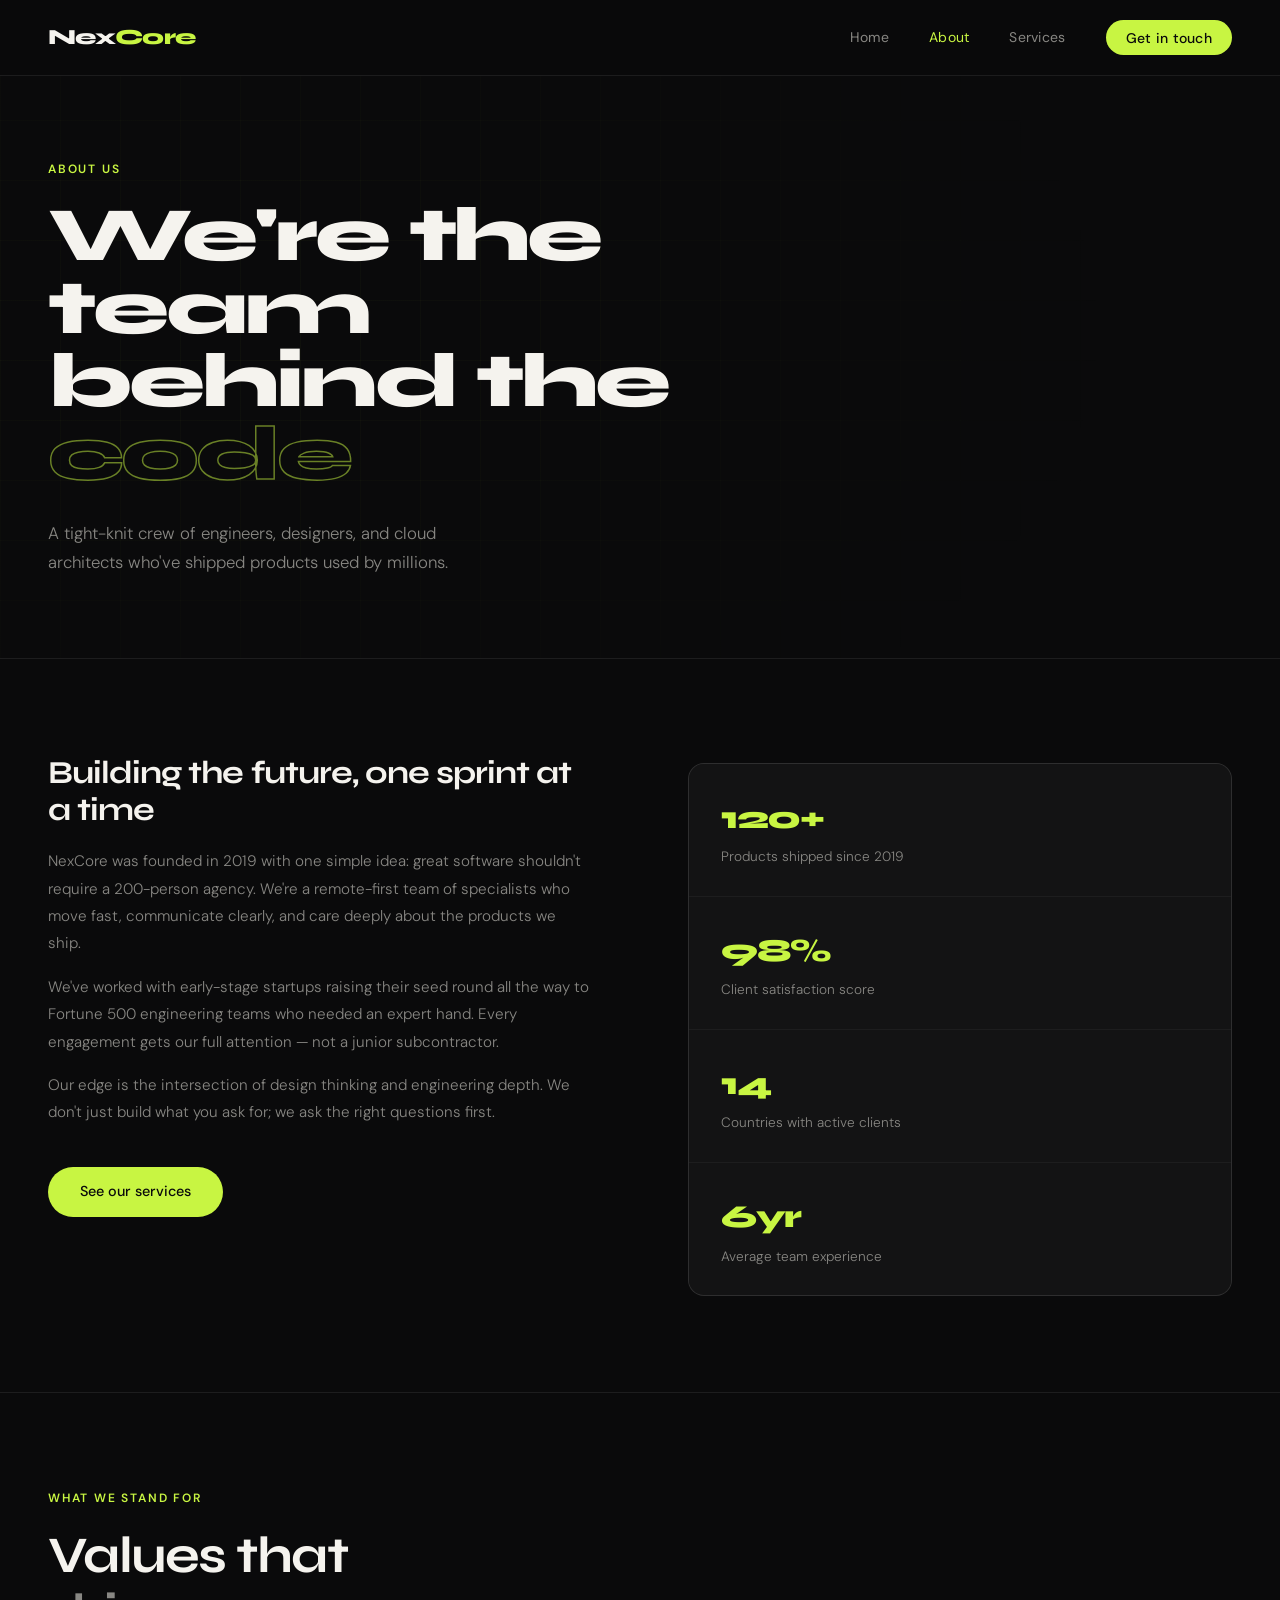
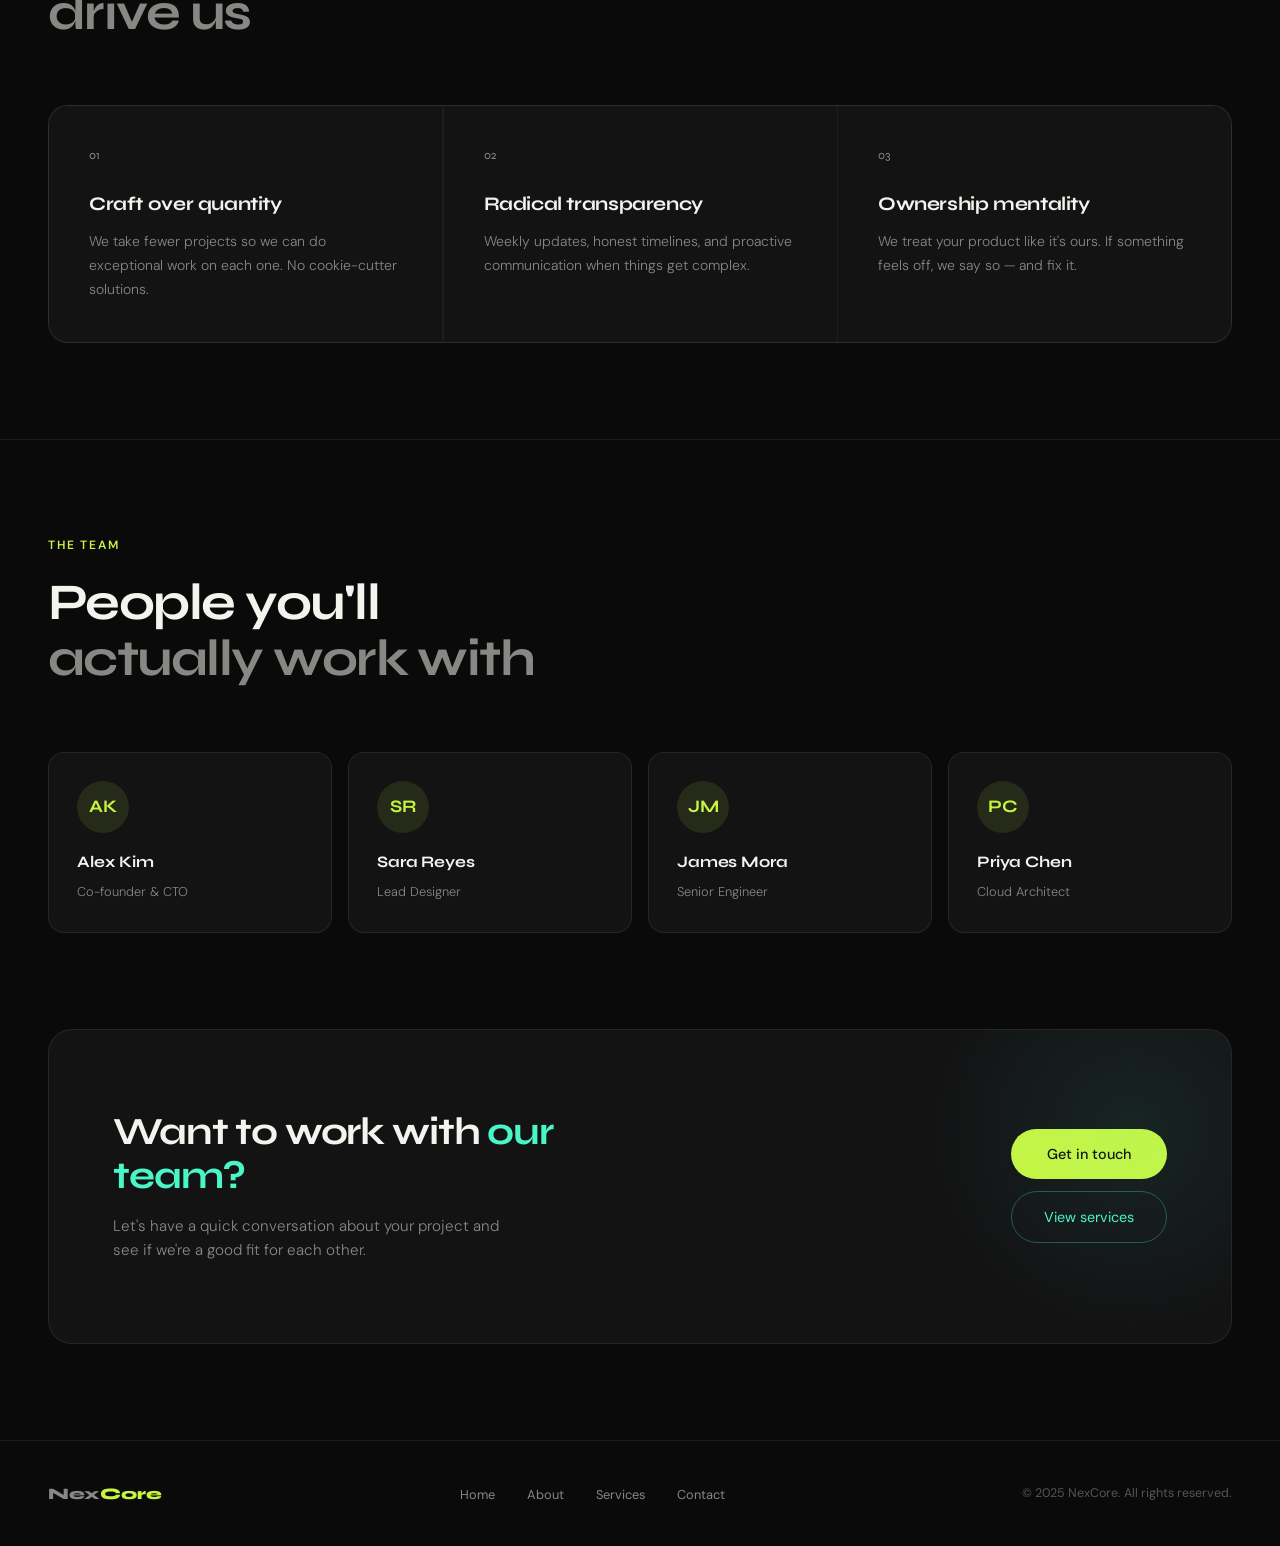
<file: frontend/about.html>
<!DOCTYPE html>
<html lang="en">
<head>
<meta charset="UTF-8">
<meta name="viewport" content="width=device-width, initial-scale=1.0">
<title>About — NexCore</title>
<link rel="stylesheet" href="style.css">
<style>
  .page-hero { padding: 10rem 3rem 5rem; position: relative; overflow: hidden; border-bottom: 1px solid var(--border); }
  .page-hero-grid { position: absolute; inset: 0; background-image: linear-gradient(rgba(200,245,66,0.03) 1px, transparent 1px), linear-gradient(90deg, rgba(200,245,66,0.03) 1px, transparent 1px); background-size: 60px 60px; mask-image: radial-gradient(ellipse 70% 80% at 20% 50%, black, transparent); pointer-events: none; }
  .page-hero h1 { font-family: var(--font-display); font-size: clamp(3rem, 6vw, 5.5rem); font-weight: 800; letter-spacing: -0.04em; line-height: 0.95; max-width: 700px; animation: fadeUp 0.7s ease both; }
  .page-hero h1 em { font-style: normal; color: transparent; -webkit-text-stroke: 1.5px rgba(200,245,66,0.5); }
  .page-hero p { margin-top: 1.75rem; font-size: 1.05rem; color: var(--muted); max-width: 460px; font-weight: 300; line-height: 1.75; animation: fadeUp 0.7s 0.1s ease both; }

  .about-content { padding: 6rem 3rem; display: grid; grid-template-columns: 1fr 1fr; gap: 6rem; align-items: start; }
  .about-left h2 { font-family: var(--font-display); font-size: 2rem; font-weight: 700; letter-spacing: -0.03em; line-height: 1.15; margin-bottom: 1.25rem; }
  .about-left p { font-size: 0.95rem; color: var(--muted); font-weight: 300; line-height: 1.8; margin-bottom: 1rem; }
  .about-right { display: flex; flex-direction: column; gap: 1px; background: var(--border); border: 1px solid var(--border); border-radius: 16px; overflow: hidden; margin-top: 0.5rem; }
  .about-stat { background: var(--card-bg); padding: 1.75rem 2rem; }
  .about-stat-num { font-family: var(--font-display); font-size: 2rem; font-weight: 800; letter-spacing: -0.04em; color: var(--accent); }
  .about-stat-label { font-size: 0.85rem; color: var(--muted); font-weight: 300; margin-top: 0.2rem; }

  .values { padding: 6rem 3rem; border-top: 1px solid var(--border); }
  .values-grid { margin-top: 3rem; display: grid; grid-template-columns: repeat(3, 1fr); gap: 1.5px; background: var(--border); border: 1px solid var(--border); border-radius: 20px; overflow: hidden; }
  .value-card { background: var(--card-bg); padding: 2.5rem; transition: background 0.3s; }
  .value-card:hover { background: #161617; }
  .value-num { font-family: var(--font-display); font-size: 0.75rem; color: var(--muted); margin-bottom: 1.5rem; }
  .value-card h3 { font-family: var(--font-display); font-size: 1.2rem; font-weight: 700; letter-spacing: -0.02em; margin-bottom: 0.65rem; }
  .value-card p { font-size: 0.875rem; color: var(--muted); font-weight: 300; line-height: 1.7; }

  .team { padding: 6rem 3rem; border-top: 1px solid var(--border); }
  .team-grid { margin-top: 3rem; display: grid; grid-template-columns: repeat(4, 1fr); gap: 1rem; }
  .team-card { background: var(--card-bg); border: 1px solid var(--border); border-radius: 16px; padding: 1.75rem; transition: border-color 0.3s; }
  .team-card:hover { border-color: rgba(200,245,66,0.2); }
  .team-avatar { width: 52px; height: 52px; border-radius: 50%; background: rgba(200,245,66,0.1); display: flex; align-items: center; justify-content: center; font-family: var(--font-display); font-weight: 700; font-size: 1.1rem; color: var(--accent); margin-bottom: 1rem; }
  .team-card h4 { font-family: var(--font-display); font-size: 1rem; font-weight: 700; letter-spacing: -0.01em; margin-bottom: 0.25rem; }
  .team-card span { font-size: 0.8rem; color: var(--muted); font-weight: 300; }

  .cta-section { margin: 0 3rem 6rem; background: var(--card-bg); border: 1px solid var(--border); border-radius: 24px; padding: 5rem 4rem; display: flex; align-items: center; justify-content: space-between; gap: 3rem; position: relative; overflow: hidden; }
  .cta-orb { position: absolute; width: 400px; height: 400px; border-radius: 50%; background: radial-gradient(circle, rgba(74,245,200,0.08), transparent 70%); right: -100px; top: -100px; pointer-events: none; }
  .cta-left h2 { font-family: var(--font-display); font-size: clamp(1.75rem, 3vw, 2.5rem); font-weight: 700; letter-spacing: -0.03em; line-height: 1.15; max-width: 480px; }
  .cta-left h2 span { color: var(--accent2); }
  .cta-left p { margin-top: 1rem; font-size: 0.95rem; color: var(--muted); font-weight: 300; max-width: 400px; }
  .cta-right { display: flex; flex-direction: column; gap: 0.75rem; flex-shrink: 0; }
  .btn-secondary { background: transparent; color: var(--accent2); border: 1px solid rgba(74,245,200,0.3); padding: 0.85rem 2rem; border-radius: 100px; font-family: var(--font-body); font-size: 0.9rem; cursor: pointer; transition: background 0.2s; text-align: center; text-decoration: none; display: inline-block; }
  .btn-secondary:hover { background: rgba(74,245,200,0.06); }
</style>
</head>
<body>

<nav>
  <a href="index.html" class="nav-logo">Nex<span>Core</span></a>
  <ul class="nav-links">
    <li><a href="index.html">Home</a></li>
    <li><a href="about.html" class="active">About</a></li>
    <li><a href="services.html">Services</a></li>
    <li><a href="contact.html" class="nav-cta">Get in touch</a></li>
  </ul>
</nav>

<div class="page-hero">
  <div class="page-hero-grid"></div>
  <div class="section-label">About us</div>
  <h1>We're the team<br>behind the <em>code</em></h1>
  <p>A tight-knit crew of engineers, designers, and cloud architects who've shipped products used by millions.</p>
</div>

<section class="about-content">
  <div class="about-left">
    <h2>Building the future, one sprint at a time</h2>
    <p>NexCore was founded in 2019 with one simple idea: great software shouldn't require a 200-person agency. We're a remote-first team of specialists who move fast, communicate clearly, and care deeply about the products we ship.</p>
    <p>We've worked with early-stage startups raising their seed round all the way to Fortune 500 engineering teams who needed an expert hand. Every engagement gets our full attention — not a junior subcontractor.</p>
    <p>Our edge is the intersection of design thinking and engineering depth. We don't just build what you ask for; we ask the right questions first.</p>
    <a href="services.html" class="btn-primary" style="margin-top:1.5rem;">See our services</a>
  </div>
  <div class="about-right">
    <div class="about-stat"><div class="about-stat-num">120+</div><div class="about-stat-label">Products shipped since 2019</div></div>
    <div class="about-stat"><div class="about-stat-num">98%</div><div class="about-stat-label">Client satisfaction score</div></div>
    <div class="about-stat"><div class="about-stat-num">14</div><div class="about-stat-label">Countries with active clients</div></div>
    <div class="about-stat"><div class="about-stat-num">6yr</div><div class="about-stat-label">Average team experience</div></div>
  </div>
</section>

<section class="values">
  <div class="section-label">What we stand for</div>
  <div class="section-title">Values that<br><em>drive us</em></div>
  <div class="values-grid">
    <div class="value-card"><div class="value-num">01</div><h3>Craft over quantity</h3><p>We take fewer projects so we can do exceptional work on each one. No cookie-cutter solutions.</p></div>
    <div class="value-card"><div class="value-num">02</div><h3>Radical transparency</h3><p>Weekly updates, honest timelines, and proactive communication when things get complex.</p></div>
    <div class="value-card"><div class="value-num">03</div><h3>Ownership mentality</h3><p>We treat your product like it's ours. If something feels off, we say so — and fix it.</p></div>
  </div>
</section>

<section class="team">
  <div class="section-label">The team</div>
  <div class="section-title">People you'll<br><em>actually work with</em></div>
  <div class="team-grid">
    <div class="team-card"><div class="team-avatar">AK</div><h4>Alex Kim</h4><span>Co-founder &amp; CTO</span></div>
    <div class="team-card"><div class="team-avatar">SR</div><h4>Sara Reyes</h4><span>Lead Designer</span></div>
    <div class="team-card"><div class="team-avatar">JM</div><h4>James Mora</h4><span>Senior Engineer</span></div>
    <div class="team-card"><div class="team-avatar">PC</div><h4>Priya Chen</h4><span>Cloud Architect</span></div>
  </div>
</section>

<div class="cta-section">
  <div class="cta-orb"></div>
  <div class="cta-left">
    <h2>Want to work with <span>our team?</span></h2>
    <p>Let's have a quick conversation about your project and see if we're a good fit for each other.</p>
  </div>
  <div class="cta-right">
    <a href="contact.html" class="btn-primary" style="text-align:center;">Get in touch</a>
    <a href="services.html" class="btn-secondary">View services</a>
  </div>
</div>

<footer>
  <div class="footer-logo">Nex<span>Core</span></div>
  <ul class="footer-links">
    <li><a href="index.html">Home</a></li>
    <li><a href="about.html">About</a></li>
    <li><a href="services.html">Services</a></li>
    <li><a href="contact.html">Contact</a></li>
  </ul>
  <div class="footer-copy">© 2025 NexCore. All rights reserved.</div>
</footer>

</body>
</html>
</file>
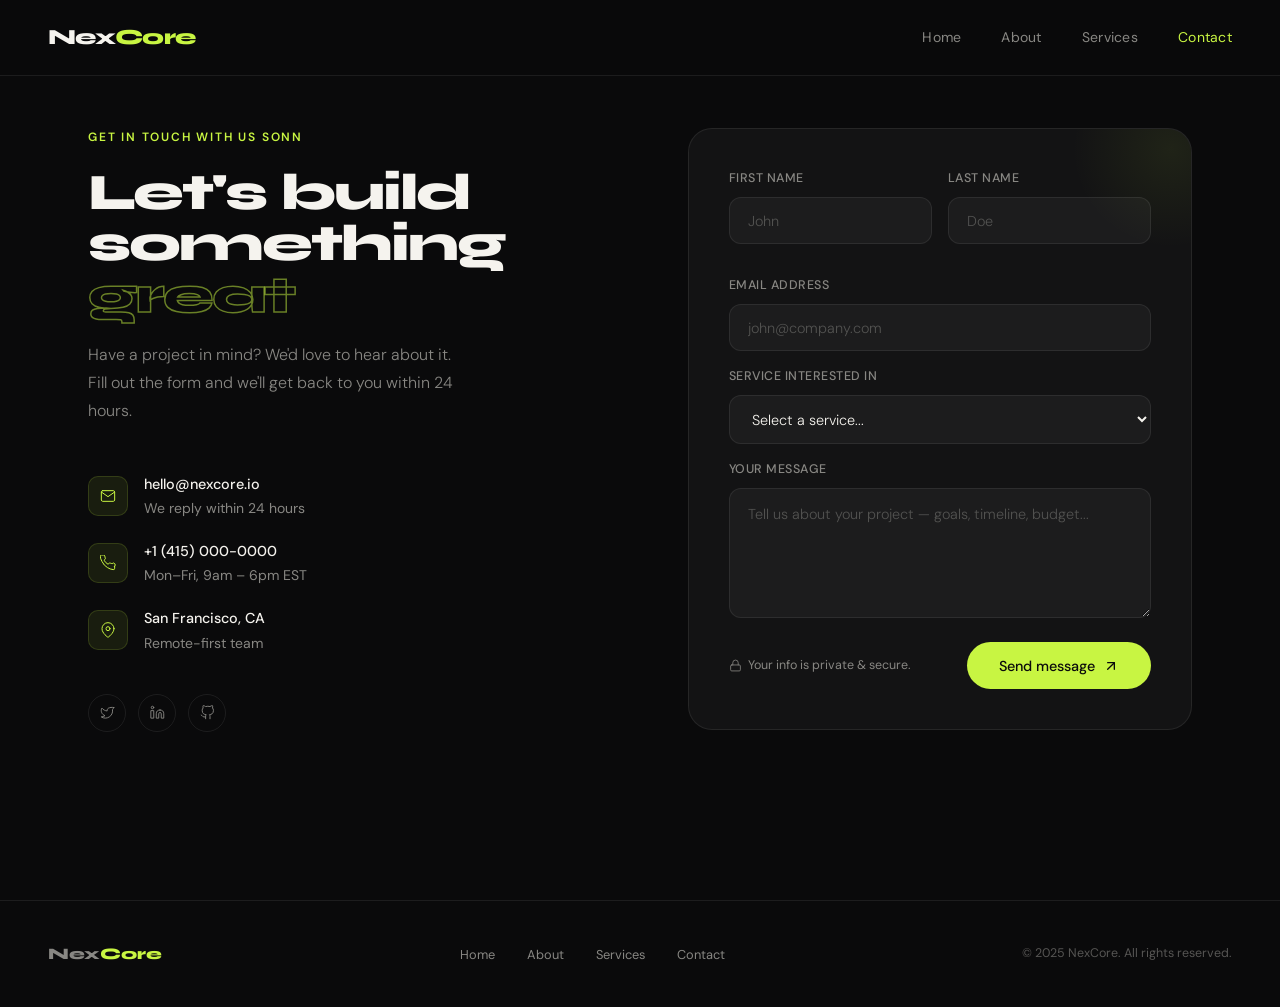
<file: frontend/contact.html>
<!DOCTYPE html>
<html lang="en">
<head>
<meta charset="UTF-8">
<meta name="viewport" content="width=device-width, initial-scale=1.0">
<title>Contact — NexCore</title>
<link rel="stylesheet" href="style.css">
<style>
  .contact-page { min-height: 100vh; padding: 8rem 3rem 6rem; display: grid; grid-template-columns: 1fr 1fr; gap: 6rem; align-items: start; max-width: 1200px; margin: 0 auto; }

  .contact-left { position: sticky; top: 8rem; animation: fadeUp 0.6s ease both; }
  .contact-left h1 { font-family: var(--font-display); font-size: clamp(2.5rem, 4vw, 3.75rem); font-weight: 800; letter-spacing: -0.04em; line-height: 1.0; margin-bottom: 1.25rem; }
  .contact-left h1 em { font-style: normal; color: transparent; -webkit-text-stroke: 1.5px rgba(200,245,66,0.5); }
  .contact-left p { font-size: 1rem; color: var(--muted); font-weight: 300; max-width: 380px; line-height: 1.75; }

  .contact-info { margin-top: 3rem; display: flex; flex-direction: column; gap: 1.25rem; }
  .info-item { display: flex; align-items: center; gap: 1rem; }
  .info-icon { width: 40px; height: 40px; border-radius: 10px; background: rgba(200,245,66,0.08); border: 1px solid rgba(200,245,66,0.15); display: flex; align-items: center; justify-content: center; flex-shrink: 0; }
  .info-icon svg { width: 16px; height: 16px; }
  .info-text { font-size: 0.875rem; color: var(--muted); }
  .info-text strong { display: block; color: var(--white); font-weight: 500; font-size: 0.9rem; margin-bottom: 0.1rem; }

  .social-links { margin-top: 2.5rem; display: flex; gap: 0.75rem; }
  .social-btn { width: 38px; height: 38px; border-radius: 50%; border: 1px solid var(--border); display: flex; align-items: center; justify-content: center; transition: border-color 0.2s, background 0.2s; cursor: pointer; text-decoration: none; }
  .social-btn:hover { border-color: rgba(200,245,66,0.4); background: rgba(200,245,66,0.06); }
  .social-btn svg { width: 15px; height: 15px; }

  .contact-right { animation: fadeUp 0.6s 0.1s ease both; }
  .form-card { background: var(--card-bg); border: 1px solid var(--border); border-radius: 24px; padding: 2.5rem; position: relative; overflow: hidden; }
  .form-card::before { content: ''; position: absolute; top: -80px; right: -80px; width: 200px; height: 200px; border-radius: 50%; background: radial-gradient(circle, rgba(200,245,66,0.07), transparent 70%); pointer-events: none; }

  .form-row { display: grid; grid-template-columns: 1fr 1fr; gap: 1rem; margin-bottom: 1rem; }
  .form-group { display: flex; flex-direction: column; gap: 0.5rem; margin-bottom: 1rem; }
  .form-group label { font-size: 0.78rem; font-weight: 500; color: var(--muted); letter-spacing: 0.04em; text-transform: uppercase; }
  .form-group input, .form-group select, .form-group textarea { background: rgba(255,255,255,0.04); border: 1px solid var(--border); border-radius: 12px; padding: 0.85rem 1.1rem; color: var(--white); font-family: var(--font-body); font-size: 0.9rem; font-weight: 300; outline: none; transition: border-color 0.2s, background 0.2s; width: 100%; }
  .form-group select option { background: #1a1a1b; color: var(--white); }
  .form-group input::placeholder, .form-group textarea::placeholder { color: rgba(136,135,131,0.5); }
  .form-group input:focus, .form-group select:focus, .form-group textarea:focus { border-color: rgba(200,245,66,0.4); background: rgba(200,245,66,0.03); }
  .form-group input.error, .form-group textarea.error { border-color: rgba(255,80,80,0.5); }
  .form-group textarea { resize: vertical; min-height: 130px; line-height: 1.6; }
  .error-msg { font-size: 0.75rem; color: #ff6b6b; margin-top: 0.25rem; display: none; }
  .error-msg.show { display: block; }

  .form-footer { display: flex; align-items: center; justify-content: space-between; margin-top: 1.5rem; gap: 1rem; }
  .form-note { font-size: 0.78rem; color: var(--muted); display: flex; align-items: center; gap: 0.4rem; }
  .form-note svg { width: 13px; height: 13px; flex-shrink: 0; }

  .btn-submit { background: var(--accent); color: var(--black); border: none; padding: 0.9rem 2rem; border-radius: 100px; font-family: var(--font-body); font-size: 0.9rem; font-weight: 500; cursor: pointer; transition: transform 0.2s, opacity 0.2s; display: flex; align-items: center; gap: 0.5rem; flex-shrink: 0; }
  .btn-submit:hover { transform: translateY(-2px); opacity: 0.9; }
  .btn-submit:active { transform: scale(0.98); }
  .btn-submit svg { width: 16px; height: 16px; transition: transform 0.2s; }
  .btn-submit:hover svg { transform: translate(2px, -2px); }

  .success-state { display: none; flex-direction: column; align-items: center; text-align: center; padding: 3rem 1rem; }
  .success-state.show { display: flex; }
  .success-icon { width: 64px; height: 64px; border-radius: 50%; background: rgba(200,245,66,0.1); border: 1px solid rgba(200,245,66,0.3); display: flex; align-items: center; justify-content: center; margin-bottom: 1.5rem; }
  .success-icon svg { width: 28px; height: 28px; }
  .success-state h3 { font-family: var(--font-display); font-size: 1.5rem; font-weight: 700; letter-spacing: -0.02em; margin-bottom: 0.5rem; }
  .success-state p { font-size: 0.9rem; color: var(--muted); font-weight: 300; max-width: 300px; }
  .btn-reset { margin-top: 1.5rem; background: transparent; border: 1px solid var(--border); color: var(--muted); padding: 0.65rem 1.5rem; border-radius: 100px; font-family: var(--font-body); font-size: 0.85rem; cursor: pointer; transition: border-color 0.2s, color 0.2s; }
  .btn-reset:hover { border-color: rgba(255,255,255,0.2); color: var(--white); }
</style>
</head>
<body>

<nav>
  <a href="index.html" class="nav-logo">Nex<span>Core</span></a>
  <ul class="nav-links">
    <li><a href="index.html">Home</a></li>
    <li><a href="about.html">About</a></li>
    <li><a href="services.html">Services</a></li>
    <li><a href="contact.html" class="active">Contact</a></li>
  </ul>
</nav>

<div class="contact-page">

  <div class="contact-left">
    <div class="section-label">Get in touch with us sonn</div>
    <h1>Let's build<br>something <em>great</em></h1>
    <p>Have a project in mind? We'd love to hear about it. Fill out the form and we'll get back to you within 24 hours.</p>
    <div class="contact-info">
      <div class="info-item">
        <div class="info-icon"><svg viewBox="0 0 24 24" fill="none" stroke="#c8f542" stroke-width="1.5" stroke-linecap="round" stroke-linejoin="round"><path d="M4 4h16c1.1 0 2 .9 2 2v12c0 1.1-.9 2-2 2H4c-1.1 0-2-.9-2-2V6c0-1.1.9-2 2-2z"/><polyline points="22,6 12,13 2,6"/></svg></div>
        <div class="info-text"><strong>hello@nexcore.io</strong>We reply within 24 hours</div>
      </div>
      <div class="info-item">
        <div class="info-icon"><svg viewBox="0 0 24 24" fill="none" stroke="#c8f542" stroke-width="1.5" stroke-linecap="round" stroke-linejoin="round"><path d="M22 16.92v3a2 2 0 01-2.18 2 19.79 19.79 0 01-8.63-3.07A19.5 19.5 0 013.07 9.81 19.79 19.79 0 01.18 1.2 2 2 0 012.18.01H5.22a2 2 0 012 1.72 12.84 12.84 0 00.7 2.81 2 2 0 01-.45 2.11L6.09 7.91a16 16 0 006 6l1.27-1.27a2 2 0 012.11-.45 12.84 12.84 0 002.81.7A2 2 0 0122 16.92z"/></svg></div>
        <div class="info-text"><strong>+1 (415) 000-0000</strong>Mon–Fri, 9am – 6pm EST</div>
      </div>
      <div class="info-item">
        <div class="info-icon"><svg viewBox="0 0 24 24" fill="none" stroke="#c8f542" stroke-width="1.5" stroke-linecap="round" stroke-linejoin="round"><path d="M21 10c0 7-9 13-9 13s-9-6-9-13a9 9 0 0118 0z"/><circle cx="12" cy="10" r="3"/></svg></div>
        <div class="info-text"><strong>San Francisco, CA</strong>Remote-first team</div>
      </div>
    </div>
    <div class="social-links">
      <a href="#" class="social-btn" title="Twitter/X"><svg viewBox="0 0 24 24" fill="none" stroke="#888783" stroke-width="1.5" stroke-linecap="round" stroke-linejoin="round"><path d="M22 4s-.7 2.1-2 3.4c1.6 10-9.4 17.3-18 11.6 2.2.1 4.4-.6 6-2C3 15.5.5 9.6 3 5c2.2 2.7 5.3 4.3 8.5 4.5-.3-1.6.4-3.3 1.7-4.3C16 3.8 19 3.5 22 4z"/></svg></a>
      <a href="#" class="social-btn" title="LinkedIn"><svg viewBox="0 0 24 24" fill="none" stroke="#888783" stroke-width="1.5" stroke-linecap="round" stroke-linejoin="round"><path d="M16 8a6 6 0 016 6v7h-4v-7a2 2 0 00-2-2 2 2 0 00-2 2v7h-4v-7a6 6 0 016-6z"/><rect x="2" y="9" width="4" height="12"/><circle cx="4" cy="4" r="2"/></svg></a>
      <a href="#" class="social-btn" title="GitHub"><svg viewBox="0 0 24 24" fill="none" stroke="#888783" stroke-width="1.5" stroke-linecap="round" stroke-linejoin="round"><path d="M9 19c-5 1.5-5-2.5-7-3m14 6v-3.87a3.37 3.37 0 00-.94-2.61c3.14-.35 6.44-1.54 6.44-7A5.44 5.44 0 0020 4.77 5.07 5.07 0 0019.91 1S18.73.65 16 2.48a13.38 13.38 0 00-7 0C6.27.65 5.09 1 5.09 1A5.07 5.07 0 005 4.77a5.44 5.44 0 00-1.5 3.78c0 5.42 3.3 6.61 6.44 7A3.37 3.37 0 009 18.13V22"/></svg></a>
    </div>
  </div>

  <div class="contact-right">
    <div class="form-card">
      <form id="contactForm" onsubmit="sendData(event)" novalidate>
        <div class="form-row">
          <div class="form-group">
            <label for="firstName">First name</label>
            <input type="text" id="firstName" placeholder="John">
            <span class="error-msg" id="err-firstName">Please enter your first name.</span>
          </div>
          <div class="form-group">
            <label for="lastName">Last name</label>
            <input type="text" id="lastName" placeholder="Doe">
            <span class="error-msg" id="err-lastName">Please enter your last name.</span>
          </div>
        </div>
        <div class="form-group">
          <label for="email">Email address</label>
          <input type="email" id="email" placeholder="john@company.com">
          <span class="error-msg" id="err-email">Please enter a valid email address.</span>
        </div>
        <div class="form-group">
          <label for="service">Service interested in</label>
          <select id="service">
            <option value="" disabled selected>Select a service...</option>
            <option value="web">Web Development</option>
            <option value="cloud">Cloud Deployment</option>
            <option value="mobile">Mobile App Development</option>
            <option value="other">Other / Not sure yet</option>
          </select>
        </div>
        <div class="form-group">
          <label for="message">Your message</label>
          <textarea id="message" placeholder="Tell us about your project — goals, timeline, budget..."></textarea>
          <span class="error-msg" id="err-message">Please write a short message.</span>
        </div>
        <div class="form-footer">
          <div class="form-note">
            <svg viewBox="0 0 24 24" fill="none" stroke="#888783" stroke-width="1.5" stroke-linecap="round" stroke-linejoin="round"><rect x="3" y="11" width="18" height="11" rx="2" ry="2"/><path d="M7 11V7a5 5 0 0110 0v4"/></svg>
            Your info is private &amp; secure.
          </div>
          <button type="submit" class="btn-submit" id="submitBtn">
            Send message
            <svg viewBox="0 0 24 24" fill="none" stroke="currentColor" stroke-width="2" stroke-linecap="round" stroke-linejoin="round"><line x1="7" y1="17" x2="17" y2="7"/><polyline points="7 7 17 7 17 17"/></svg>
          </button>
        </div>
      </form>
      <div class="success-state" id="successState">
        <div class="success-icon"><svg viewBox="0 0 24 24" fill="none" stroke="#c8f542" stroke-width="1.5" stroke-linecap="round" stroke-linejoin="round"><polyline points="20 6 9 17 4 12"/></svg></div>
        <h3>Message sent!</h3>
        <p>Thanks for reaching out. We'll be in touch within 24 hours.</p>
        <button class="btn-reset" onclick="resetForm()">Send another message</button>
      </div>
    </div>
  </div>

</div>

<footer>
  <div class="footer-logo">Nex<span>Core</span></div>
  <ul class="footer-links">
    <li><a href="index.html">Home</a></li>
    <li><a href="about.html">About</a></li>
    <li><a href="services.html">Services</a></li>
    <li><a href="contact.html">Contact</a></li>
  </ul>
  <div class="footer-copy">© 2025 NexCore. All rights reserved.</div>
</footer>

<script src="script.js"></script>
</body>
</html>
</file>
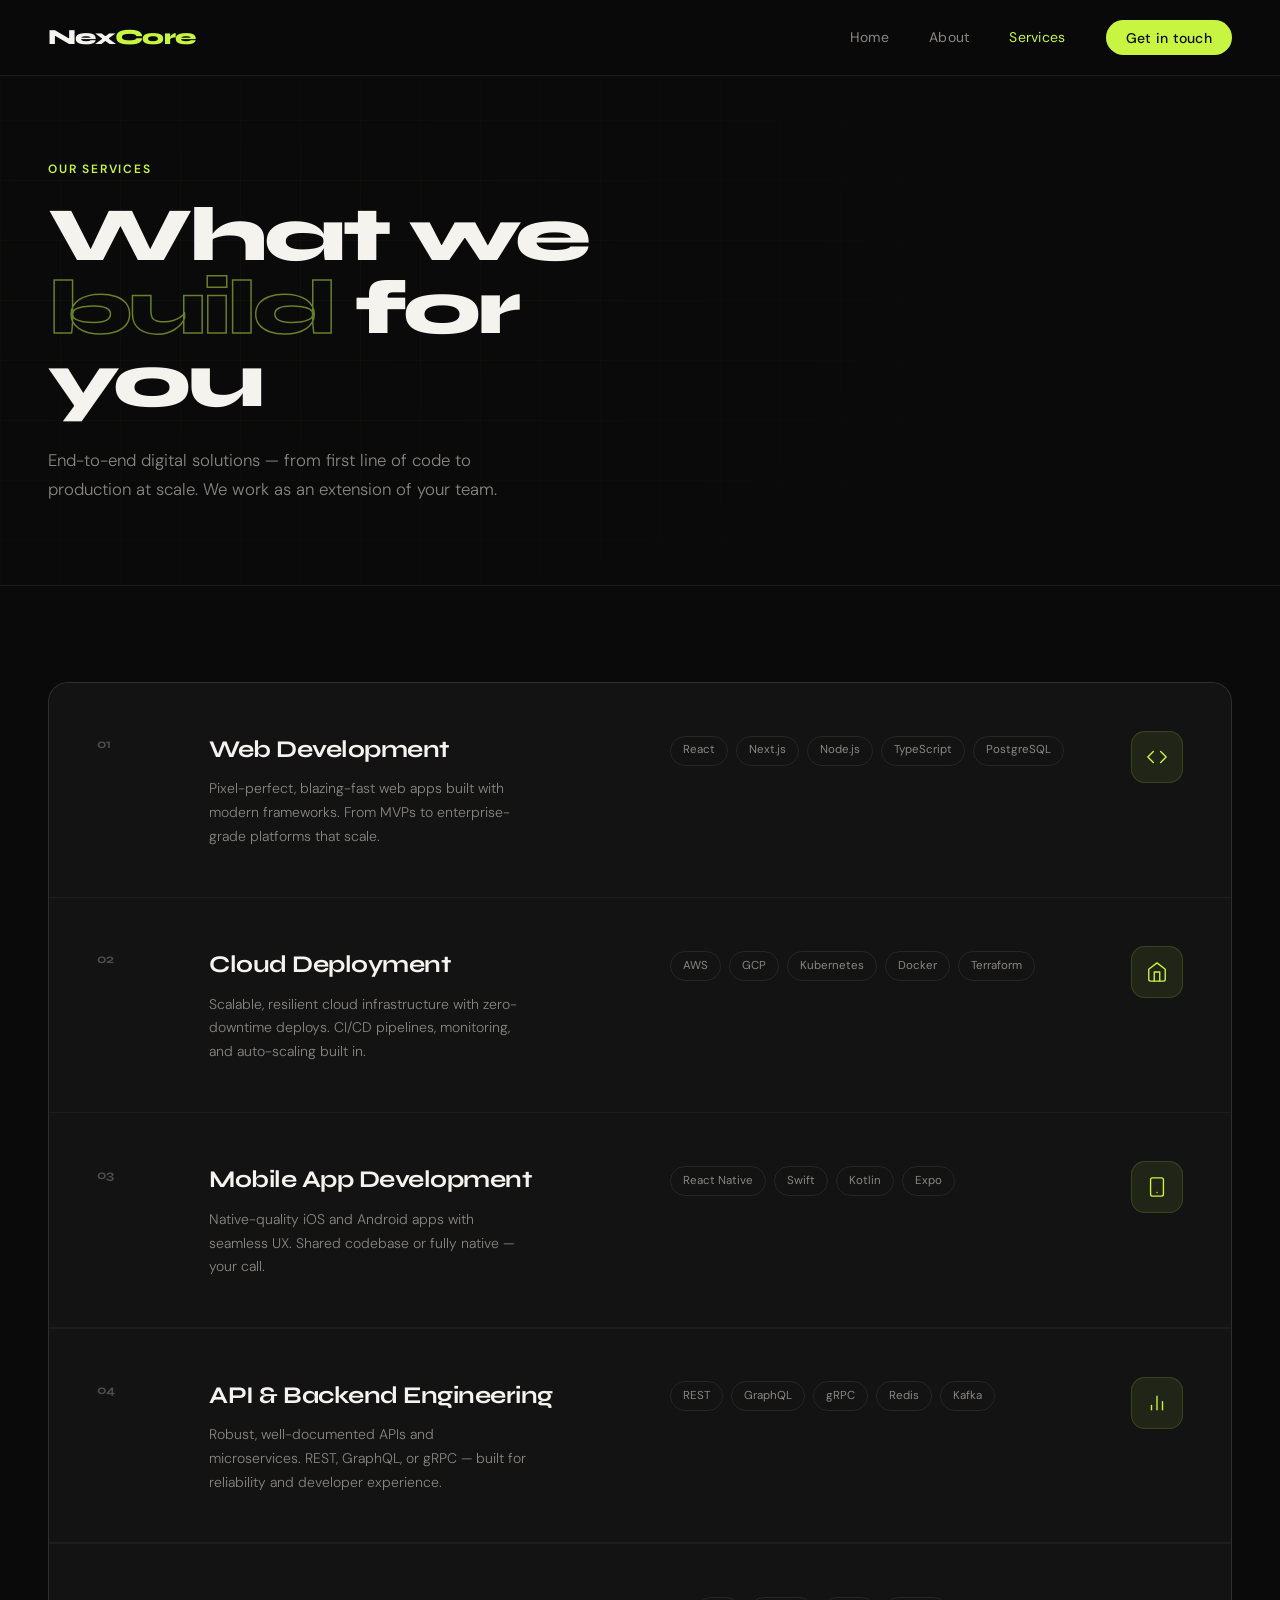
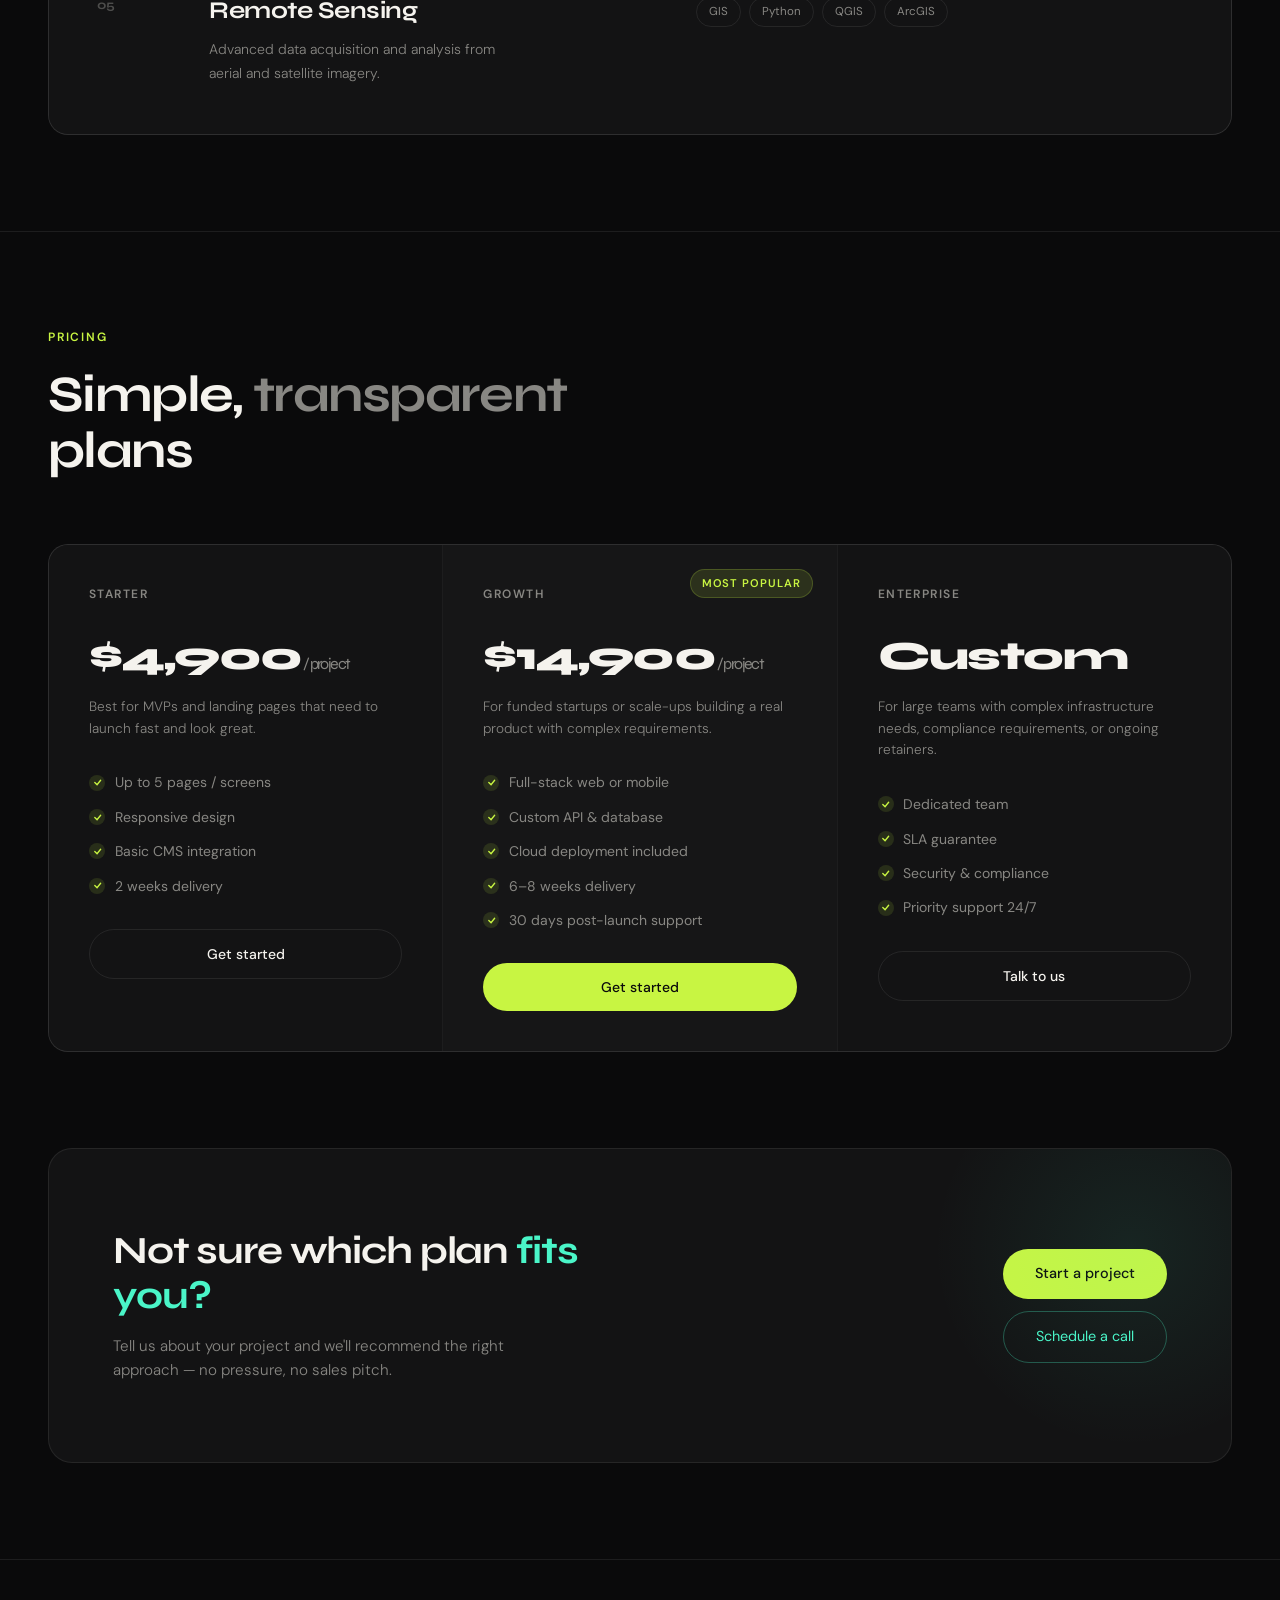
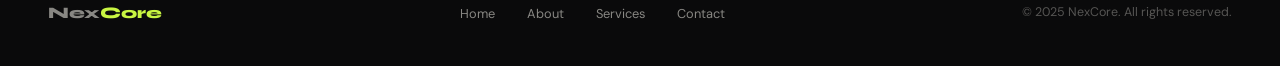
<file: frontend/services.html>
<!DOCTYPE html>
<html lang="en">
<head>
<meta charset="UTF-8">
<meta name="viewport" content="width=device-width, initial-scale=1.0">
<title>Services — NexCore</title>
<link rel="stylesheet" href="style.css">
<style>
  .page-hero { padding: 10rem 3rem 5rem; position: relative; overflow: hidden; border-bottom: 1px solid var(--border); }
  .page-hero-grid { position: absolute; inset: 0; background-image: linear-gradient(rgba(200,245,66,0.03) 1px, transparent 1px), linear-gradient(90deg, rgba(200,245,66,0.03) 1px, transparent 1px); background-size: 60px 60px; mask-image: radial-gradient(ellipse 70% 80% at 20% 50%, black, transparent); pointer-events: none; }
  .page-hero h1 { font-family: var(--font-display); font-size: clamp(3rem, 6vw, 5.5rem); font-weight: 800; letter-spacing: -0.04em; line-height: 0.95; max-width: 700px; animation: fadeUp 0.7s ease both; }
  .page-hero h1 em { font-style: normal; color: transparent; -webkit-text-stroke: 1.5px rgba(200,245,66,0.5); }
  .page-hero p { margin-top: 1.75rem; font-size: 1.05rem; color: var(--muted); max-width: 460px; font-weight: 300; line-height: 1.75; animation: fadeUp 0.7s 0.1s ease both; }

  .services-full { padding: 6rem 3rem; }
  .services-list { display: flex; flex-direction: column; gap: 1.5px; background: var(--border); border: 1px solid var(--border); border-radius: 20px; overflow: hidden; }

  .service-row { background: var(--card-bg); padding: 3rem; display: grid; grid-template-columns: 80px 1fr 1fr auto; gap: 2rem; align-items: start; transition: background 0.3s; cursor: default; position: relative; overflow: hidden; }
  .service-row::before { content: ''; position: absolute; inset: 0; background: radial-gradient(circle at 0% 100%, rgba(200,245,66,0.05), transparent 50%); opacity: 0; transition: opacity 0.4s; }
  .service-row:hover { background: #161617; }
  .service-row:hover::before { opacity: 1; }

  .row-num { font-family: var(--font-display); font-size: 0.8rem; font-weight: 700; color: rgba(136,135,131,0.5); padding-top: 0.2rem; }
  .row-title h3 { font-family: var(--font-display); font-size: 1.5rem; font-weight: 700; letter-spacing: -0.02em; margin-bottom: 0.5rem; }
  .row-title p { font-size: 0.875rem; color: var(--muted); font-weight: 300; line-height: 1.7; max-width: 320px; }
  .row-tags { display: flex; flex-wrap: wrap; gap: 0.5rem; padding-top: 0.3rem; }
  .tag { font-size: 0.72rem; padding: 0.3rem 0.75rem; border-radius: 100px; border: 1px solid var(--border); color: var(--muted); }
  .row-icon { width: 52px; height: 52px; border-radius: 14px; background: rgba(200,245,66,0.08); border: 1px solid rgba(200,245,66,0.15); display: flex; align-items: center; justify-content: center; flex-shrink: 0; }
  .row-icon svg { width: 22px; height: 22px; }

  .pricing-section { padding: 6rem 3rem; border-top: 1px solid var(--border); }
  .pricing-grid { margin-top: 3rem; display: grid; grid-template-columns: repeat(3, 1fr); gap: 1px; background: var(--border); border: 1px solid var(--border); border-radius: 20px; overflow: hidden; }
  .pricing-card { background: var(--card-bg); padding: 2.5rem; }
  .pricing-card.featured { background: #161617; position: relative; }
  .pricing-card.featured::after { content: 'Most popular'; position: absolute; top: 1.5rem; right: 1.5rem; font-size: 0.7rem; font-weight: 600; letter-spacing: 0.08em; text-transform: uppercase; background: rgba(200,245,66,0.12); color: var(--accent); border: 1px solid rgba(200,245,66,0.2); padding: 0.3rem 0.7rem; border-radius: 100px; }
  .plan-name { font-size: 0.75rem; font-weight: 600; letter-spacing: 0.12em; text-transform: uppercase; color: var(--muted); margin-bottom: 1.25rem; }
  .plan-price { font-family: var(--font-display); font-size: 2.5rem; font-weight: 800; letter-spacing: -0.04em; }
  .plan-price span { font-size: 1rem; color: var(--muted); font-weight: 300; }
  .plan-desc { margin-top: 0.5rem; font-size: 0.85rem; color: var(--muted); font-weight: 300; line-height: 1.6; }
  .plan-features { margin-top: 2rem; display: flex; flex-direction: column; gap: 0.75rem; }
  .plan-feature { display: flex; align-items: center; gap: 0.6rem; font-size: 0.875rem; color: var(--muted); }
  .plan-feature-check { width: 16px; height: 16px; border-radius: 50%; background: rgba(200,245,66,0.12); display: flex; align-items: center; justify-content: center; flex-shrink: 0; }
  .plan-feature-check svg { width: 9px; height: 9px; }
  .plan-cta { margin-top: 2rem; display: block; text-align: center; padding: 0.8rem; border-radius: 100px; font-size: 0.875rem; font-weight: 500; text-decoration: none; transition: opacity 0.2s, background 0.2s; }
  .plan-cta-outline { border: 1px solid var(--border); color: var(--white); }
  .plan-cta-outline:hover { border-color: rgba(255,255,255,0.25); background: rgba(255,255,255,0.04); }
  .plan-cta-filled { background: var(--accent); color: var(--black); border: none; }
  .plan-cta-filled:hover { opacity: 0.88; }

  .cta-section { margin: 0 3rem 6rem; background: var(--card-bg); border: 1px solid var(--border); border-radius: 24px; padding: 5rem 4rem; display: flex; align-items: center; justify-content: space-between; gap: 3rem; position: relative; overflow: hidden; }
  .cta-orb { position: absolute; width: 400px; height: 400px; border-radius: 50%; background: radial-gradient(circle, rgba(74,245,200,0.08), transparent 70%); right: -100px; top: -100px; pointer-events: none; }
  .cta-left h2 { font-family: var(--font-display); font-size: clamp(1.75rem, 3vw, 2.5rem); font-weight: 700; letter-spacing: -0.03em; line-height: 1.15; max-width: 480px; }
  .cta-left h2 span { color: var(--accent2); }
  .cta-left p { margin-top: 1rem; font-size: 0.95rem; color: var(--muted); font-weight: 300; max-width: 400px; }
  .cta-right { display: flex; flex-direction: column; gap: 0.75rem; flex-shrink: 0; }
  .btn-secondary { background: transparent; color: var(--accent2); border: 1px solid rgba(74,245,200,0.3); padding: 0.85rem 2rem; border-radius: 100px; font-family: var(--font-body); font-size: 0.9rem; cursor: pointer; transition: background 0.2s; text-align: center; text-decoration: none; display: inline-block; }
  .btn-secondary:hover { background: rgba(74,245,200,0.06); }
</style>
</head>
<body>

<nav>
  <a href="index.html" class="nav-logo">Nex<span>Core</span></a>
  <ul class="nav-links">
    <li><a href="index.html">Home</a></li>
    <li><a href="about.html">About</a></li>
    <li><a href="services.html" class="active">Services</a></li>
    <li><a href="contact.html" class="nav-cta">Get in touch</a></li>
  </ul>
</nav>

<div class="page-hero">
  <div class="page-hero-grid"></div>
  <div class="section-label">Our services</div>
  <h1>What we<br><em>build</em> for you</h1>
  <p>End-to-end digital solutions — from first line of code to production at scale. We work as an extension of your team.</p>
</div>

<section class="services-full">
  <div class="services-list">
    <div class="service-row">
      <div class="row-num">01</div>
      <div class="row-title">
        <h3>Web Development</h3>
        <p>Pixel-perfect, blazing-fast web apps built with modern frameworks. From MVPs to enterprise-grade platforms that scale.</p>
      </div>
      <div class="row-tags">
        <span class="tag">React</span><span class="tag">Next.js</span><span class="tag">Node.js</span><span class="tag">TypeScript</span><span class="tag">PostgreSQL</span>
      </div>
      <div class="row-icon"><svg viewBox="0 0 24 24" fill="none" stroke="#c8f542" stroke-width="1.5" stroke-linecap="round" stroke-linejoin="round"><polyline points="16 18 22 12 16 6"/><polyline points="8 6 2 12 8 18"/></svg></div>
    </div>
    <div class="service-row">
      <div class="row-num">02</div>
      <div class="row-title">
        <h3>Cloud Deployment</h3>
        <p>Scalable, resilient cloud infrastructure with zero-downtime deploys. CI/CD pipelines, monitoring, and auto-scaling built in.</p>
      </div>
      <div class="row-tags">
        <span class="tag">AWS</span><span class="tag">GCP</span><span class="tag">Kubernetes</span><span class="tag">Docker</span><span class="tag">Terraform</span>
      </div>
      <div class="row-icon"><svg viewBox="0 0 24 24" fill="none" stroke="#c8f542" stroke-width="1.5" stroke-linecap="round" stroke-linejoin="round"><path d="M3 9l9-7 9 7v11a2 2 0 01-2 2H5a2 2 0 01-2-2z"/><polyline points="9 22 9 12 15 12 15 22"/></svg></div>
    </div>
    <div class="service-row">
      <div class="row-num">03</div>
      <div class="row-title">
        <h3>Mobile App Development</h3>
        <p>Native-quality iOS and Android apps with seamless UX. Shared codebase or fully native — your call.</p>
      </div>
      
      <div class="row-tags">
        <span class="tag">React Native</span><span class="tag">Swift</span><span class="tag">Kotlin</span><span class="tag">Expo</span>
      </div>
      <div class="row-icon"><svg viewBox="0 0 24 24" fill="none" stroke="#c8f542" stroke-width="1.5" stroke-linecap="round" stroke-linejoin="round"><rect x="5" y="2" width="14" height="20" rx="2"/><line x1="12" y1="18" x2="12.01" y2="18"/></svg></div>
    </div>
    <div class="service-row">
  <div class="row-num">04</div>
  <div class="row-title">
    <h3>API & Backend Engineering</h3>
    <p>Robust, well-documented APIs and microservices. REST, GraphQL, or gRPC — built for reliability and developer experience.</p>
  </div>
  <div class="row-tags">
    <span class="tag">REST</span>
    <span class="tag">GraphQL</span>
    <span class="tag">gRPC</span>
    <span class="tag">Redis</span>
    <span class="tag">Kafka</span>
  </div>
  <div class="row-icon">
    <svg viewBox="0 0 24 24" fill="none" stroke="#c8f542" stroke-width="1.5">
      <path d="M18 20V10"/>
      <path d="M12 20V4"/>
      <path d="M6 20v-6"/>
    </svg>
  </div>
</div>

<div class="service-row">
  <div class="row-num">05</div>
  <div class="row-title">
    <h3>Remote Sensing</h3>
    <p>Advanced data acquisition and analysis from aerial and satellite imagery.</p>
  </div>
  <div class="row-tags">
    <span class="tag">GIS</span>
    <span class="tag">Python</span>
    <span class="tag">QGIS</span>
    <span class="tag">ArcGIS</span>
  </div>
</div>
  </div>
</section>

<section class="pricing-section">
  <div class="section-label">Pricing</div>
  <div class="section-title">Simple, <em>transparent</em> plans</div>
  <div class="pricing-grid">
    <div class="pricing-card">
      <div class="plan-name">Starter</div>
      <div class="plan-price">$4,900<span> / project</span></div>
      <div class="plan-desc">Best for MVPs and landing pages that need to launch fast and look great.</div>
      <div class="plan-features">
        <div class="plan-feature"><div class="plan-feature-check"><svg viewBox="0 0 10 10" fill="none" stroke="#c8f542" stroke-width="1.5" stroke-linecap="round"><polyline points="2 5 4.5 7.5 8.5 2.5"/></svg></div>Up to 5 pages / screens</div>
        <div class="plan-feature"><div class="plan-feature-check"><svg viewBox="0 0 10 10" fill="none" stroke="#c8f542" stroke-width="1.5" stroke-linecap="round"><polyline points="2 5 4.5 7.5 8.5 2.5"/></svg></div>Responsive design</div>
        <div class="plan-feature"><div class="plan-feature-check"><svg viewBox="0 0 10 10" fill="none" stroke="#c8f542" stroke-width="1.5" stroke-linecap="round"><polyline points="2 5 4.5 7.5 8.5 2.5"/></svg></div>Basic CMS integration</div>
        <div class="plan-feature"><div class="plan-feature-check"><svg viewBox="0 0 10 10" fill="none" stroke="#c8f542" stroke-width="1.5" stroke-linecap="round"><polyline points="2 5 4.5 7.5 8.5 2.5"/></svg></div>2 weeks delivery</div>
      </div>
      <a href="contact.html" class="plan-cta plan-cta-outline">Get started</a>
    </div>
    <div class="pricing-card featured">
      <div class="plan-name">Growth</div>
      <div class="plan-price">$14,900<span> / project</span></div>
      <div class="plan-desc">For funded startups or scale-ups building a real product with complex requirements.</div>
      <div class="plan-features">
        <div class="plan-feature"><div class="plan-feature-check"><svg viewBox="0 0 10 10" fill="none" stroke="#c8f542" stroke-width="1.5" stroke-linecap="round"><polyline points="2 5 4.5 7.5 8.5 2.5"/></svg></div>Full-stack web or mobile</div>
        <div class="plan-feature"><div class="plan-feature-check"><svg viewBox="0 0 10 10" fill="none" stroke="#c8f542" stroke-width="1.5" stroke-linecap="round"><polyline points="2 5 4.5 7.5 8.5 2.5"/></svg></div>Custom API & database</div>
        <div class="plan-feature"><div class="plan-feature-check"><svg viewBox="0 0 10 10" fill="none" stroke="#c8f542" stroke-width="1.5" stroke-linecap="round"><polyline points="2 5 4.5 7.5 8.5 2.5"/></svg></div>Cloud deployment included</div>
        <div class="plan-feature"><div class="plan-feature-check"><svg viewBox="0 0 10 10" fill="none" stroke="#c8f542" stroke-width="1.5" stroke-linecap="round"><polyline points="2 5 4.5 7.5 8.5 2.5"/></svg></div>6–8 weeks delivery</div>
        <div class="plan-feature"><div class="plan-feature-check"><svg viewBox="0 0 10 10" fill="none" stroke="#c8f542" stroke-width="1.5" stroke-linecap="round"><polyline points="2 5 4.5 7.5 8.5 2.5"/></svg></div>30 days post-launch support</div>
      </div>
      <a href="contact.html" class="plan-cta plan-cta-filled">Get started</a>
    </div>
    <div class="pricing-card">
      <div class="plan-name">Enterprise</div>
      <div class="plan-price">Custom</div>
      <div class="plan-desc">For large teams with complex infrastructure needs, compliance requirements, or ongoing retainers.</div>
      <div class="plan-features">
        <div class="plan-feature"><div class="plan-feature-check"><svg viewBox="0 0 10 10" fill="none" stroke="#c8f542" stroke-width="1.5" stroke-linecap="round"><polyline points="2 5 4.5 7.5 8.5 2.5"/></svg></div>Dedicated team</div>
        <div class="plan-feature"><div class="plan-feature-check"><svg viewBox="0 0 10 10" fill="none" stroke="#c8f542" stroke-width="1.5" stroke-linecap="round"><polyline points="2 5 4.5 7.5 8.5 2.5"/></svg></div>SLA guarantee</div>
        <div class="plan-feature"><div class="plan-feature-check"><svg viewBox="0 0 10 10" fill="none" stroke="#c8f542" stroke-width="1.5" stroke-linecap="round"><polyline points="2 5 4.5 7.5 8.5 2.5"/></svg></div>Security & compliance</div>
        <div class="plan-feature"><div class="plan-feature-check"><svg viewBox="0 0 10 10" fill="none" stroke="#c8f542" stroke-width="1.5" stroke-linecap="round"><polyline points="2 5 4.5 7.5 8.5 2.5"/></svg></div>Priority support 24/7</div>
      </div>
      <a href="contact.html" class="plan-cta plan-cta-outline">Talk to us</a>
    </div>
  </div>
</section>

<div class="cta-section">
  <div class="cta-orb"></div>
  <div class="cta-left">
    <h2>Not sure which plan <span>fits you?</span></h2>
    <p>Tell us about your project and we'll recommend the right approach — no pressure, no sales pitch.</p>
  </div>
  <div class="cta-right">
    <a href="contact.html" class="btn-primary" style="text-align:center;">Start a project</a>
    <a href="contact.html" class="btn-secondary">Schedule a call</a>
  </div>
</div>

<footer>
  <div class="footer-logo">Nex<span>Core</span></div>
  <ul class="footer-links">
    <li><a href="index.html">Home</a></li>
    <li><a href="about.html">About</a></li>
    <li><a href="services.html">Services</a></li>
    <li><a href="contact.html">Contact</a></li>
  </ul>
  <div class="footer-copy">© 2025 NexCore. All rights reserved.</div>
</footer>

</body>
</html>
</file>
<file: frontend/style.css>
/* ── NexCore Global Styles ── */
@import url('https://fonts.googleapis.com/css2?family=Syne:wght@400;600;700;800&family=DM+Sans:ital,wght@0,300;0,400;0,500;1,300&display=swap');

*, *::before, *::after { margin: 0; padding: 0; box-sizing: border-box; }

:root {
  --black: #0a0a0b;
  --white: #f5f3ee;
  --accent: #c8f542;
  --accent2: #4af5c8;
  --muted: #888783;
  --card-bg: #131314;
  --border: rgba(255,255,255,0.08);
  --font-display: 'Syne', sans-serif;
  --font-body: 'DM Sans', sans-serif;
}

html { scroll-behavior: smooth; }
body { background: var(--black); color: var(--white); font-family: var(--font-body); overflow-x: hidden; line-height: 1.6; }

/* ── NAV ── */
nav {
  position: fixed; top: 0; left: 0; right: 0; z-index: 100;
  display: flex; align-items: center; justify-content: space-between;
  padding: 1.25rem 3rem;
  backdrop-filter: blur(20px);
  background: rgba(10,10,11,0.85);
  border-bottom: 1px solid var(--border);
}
.nav-logo { font-family: var(--font-display); font-weight: 800; font-size: 1.35rem; letter-spacing: -0.03em; color: var(--white); text-decoration: none; }
.nav-logo span { color: var(--accent); }
.nav-links { display: flex; gap: 2.5rem; align-items: center; list-style: none; }
.nav-links a { color: var(--muted); text-decoration: none; font-size: 0.875rem; font-weight: 400; letter-spacing: 0.02em; transition: color 0.2s; }
.nav-links a:hover { color: var(--white); }
.nav-links a.active { color: var(--accent); }
.nav-cta { background: var(--accent); color: var(--black) !important; padding: 0.55rem 1.25rem; border-radius: 100px; font-weight: 500 !important; font-size: 0.875rem !important; transition: opacity 0.2s !important; }
.nav-cta:hover { opacity: 0.85; color: var(--black) !important; }

/* ── SHARED ── */
.section-label { font-size: 0.75rem; font-weight: 600; letter-spacing: 0.15em; text-transform: uppercase; color: var(--accent); margin-bottom: 1.25rem; }
.section-title { font-family: var(--font-display); font-size: clamp(2rem, 4vw, 3.25rem); font-weight: 700; letter-spacing: -0.03em; line-height: 1.1; max-width: 600px; margin-bottom: 4rem; }
.section-title em { font-style: normal; color: var(--muted); }

.btn-primary { background: var(--accent); color: var(--black); border: none; padding: 0.85rem 2rem; border-radius: 100px; font-family: var(--font-body); font-size: 0.9rem; font-weight: 500; cursor: pointer; transition: transform 0.2s, opacity 0.2s; text-decoration: none; display: inline-block; }
.btn-primary:hover { transform: translateY(-2px); opacity: 0.9; }
.btn-ghost { background: transparent; color: var(--white); border: 1px solid var(--border); padding: 0.85rem 2rem; border-radius: 100px; font-family: var(--font-body); font-size: 0.9rem; font-weight: 400; cursor: pointer; transition: border-color 0.2s, background 0.2s; text-decoration: none; display: inline-block; }
.btn-ghost:hover { border-color: rgba(255,255,255,0.3); background: rgba(255,255,255,0.04); }

/* ── FOOTER ── */
footer { border-top: 1px solid var(--border); padding: 2.5rem 3rem; display: flex; align-items: center; justify-content: space-between; }
.footer-logo { font-family: var(--font-display); font-size: 1rem; font-weight: 800; color: var(--muted); }
.footer-logo span { color: var(--accent); }
.footer-links { display: flex; gap: 2rem; list-style: none; }
.footer-links a { font-size: 0.8rem; color: var(--muted); text-decoration: none; transition: color 0.2s; }
.footer-links a:hover { color: var(--white); }
.footer-copy { font-size: 0.78rem; color: rgba(136,135,131,0.6); }

/* ── ANIMATIONS ── */
@keyframes fadeUp { from { opacity: 0; transform: translateY(24px); } to { opacity: 1; transform: translateY(0); } }
@keyframes pulse { 0%, 100% { opacity: 1; } 50% { opacity: 0.4; } }
@keyframes marquee { from { transform: translateX(0); } to { transform: translateX(-50%); } }
</file>
